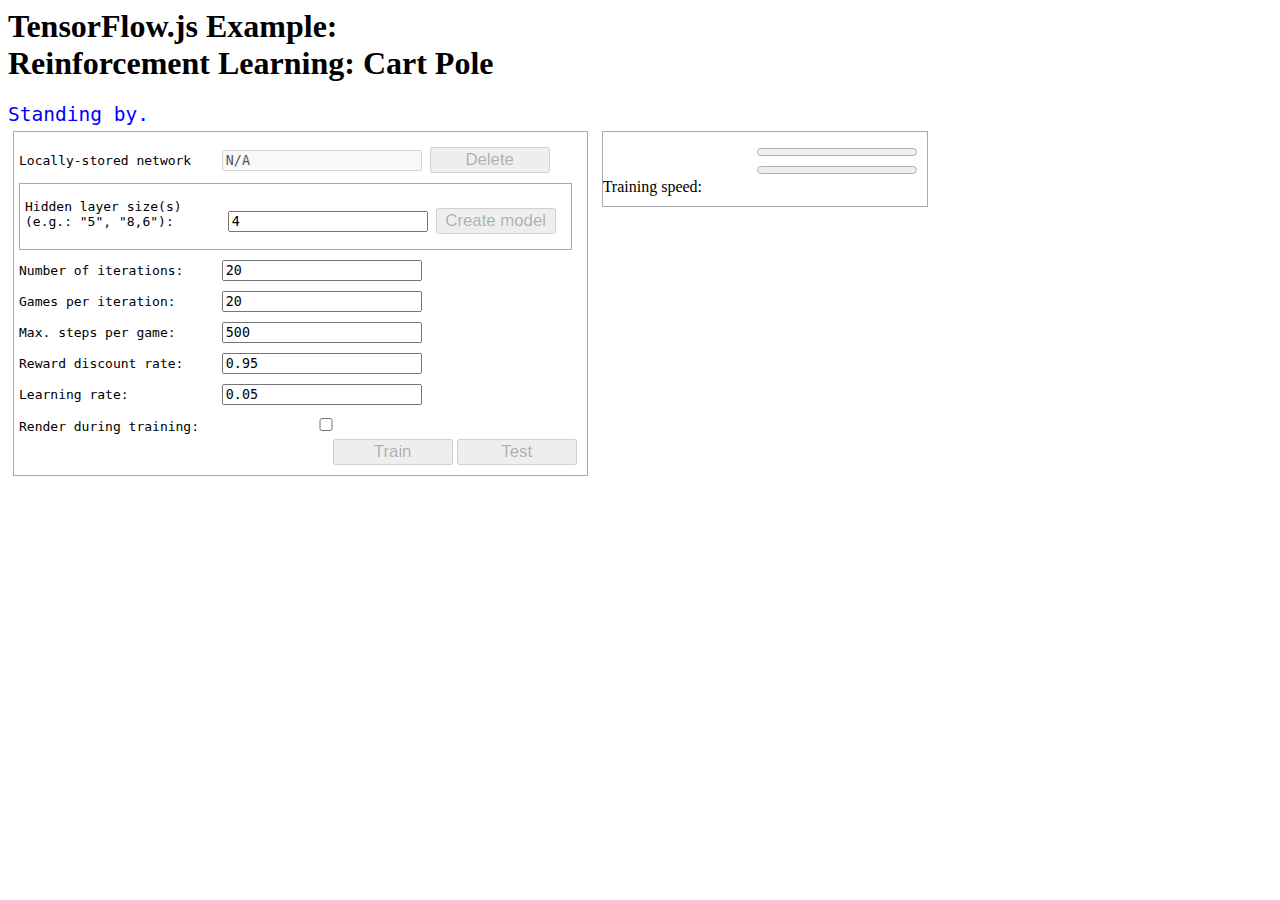
<file: cart-pole/index.html>
<!--
Copyright 2018 Google LLC. All Rights Reserved.

Licensed under the Apache License, Version 2.0 (the "License");
you may not use this file except in compliance with the License.
You may obtain a copy of the License at

http://www.apache.org/licenses/LICENSE-2.0

Unless required by applicable law or agreed to in writing, software
distributed under the License is distributed on an "AS IS" BASIS,
WITHOUT WARRANTIES OR CONDITIONS OF ANY KIND, either express or implied.
See the License for the specific language governing permissions and
limitations under the License.
==============================================================================
-->

<html>
  <head>
    <link rel="stylesheet" href="https://code.getmdl.io/1.3.0/material.cyan-teal.min.css" />
  </head>

  <body>

  <style>
    #app-status {
      color: blue;
      font-family: monospace;
      font-size: 150%;
      padding-bottom: 1em;
    }
    #cart-pole-canvas {
      display: none;
    }
    button {
      font-size: 105%;
      min-width: 120px;
    }
    input {
      font-family: monospace;
      width: 200px;
    }
    .input-div {
      padding: 5px;
      font-family: monospace;
    }
    .input-label {
      display: inline-block;
      width: 15em;
    }
    .canvases {
      display: inline-block;
    }
    .horizontal-sections {
      display: inline-block;
      padding-left: 0px;
      padding-right: 10px;
      padding-top: 10px;
      padding-bottom: 10px;
      margin: 5px;
      vertical-align: top;
      border: 1px #AAA solid;
    }
    .status-span {
      display: inline-block;
      width: 150px;
    }
    .buttons-section {
      float: right;
    }
    input :disabled {
      background-color: #AAA,
    }
  </style>

  <body>
    <h1>TensorFlow.js Example:<br/>Reinforcement Learning: Cart Pole </h1>

    <div>
      <div>
        <span id="app-status">Standing by.</span>
      </div>

      <div>
        <canvas id="cart-pole-canvas" height="150px" width="500px"></canvas>
      </div>

      <div>
        <div class="horizontal-sections">
          <div class="input-div">
            <span class="input-label">Locally-stored network</span>
            <input id="stored-model-status" value="N/A" disabled="true" readonly="true"></input>
            <button id="delete-stored-model" disabled="true">Delete</button>
          </div>

          <div class="horizontal-sections">
            <div class="input-div">
              <span class="input-label">Hidden layer size(s) (e.g.: "5", "8,6"):</span>
              <input id="hidden-layer-sizes" value="4"></input>
              <button id="create-model" disabled="true">Create model</button>
            </div>
          </div>

          <div class="input-div">
            <span class="input-label">Number of iterations:</span>
            <input id="num-iterations" value="20"></input>
          </div>
          <div class="input-div">
            <span class="input-label">Games per iteration:</span>
            <input id="games-per-iteration" value="20"></input>
          </div>
          <div class="input-div">
            <span class="input-label">Max. steps per game:</span>
            <input id="max-steps-per-game" value="500"></input>
          </div>
          <div class="input-div">
            <span class="input-label">Reward discount rate:</span>
            <input id="discount-rate" value="0.95"></input>
          </div>
          <div class="input-div">
            <span class="input-label">Learning rate:</span>
            <input id="learning-rate" value="0.05"></input>
          </div>
          <div class="input-div">
            <span class="input-label">Render during training:</span>
            <input type="checkbox" id="render-during-training" />
          </div>
          <div class="buttons-section">
            <button id="train" disabled="true">Train</button>
            <button id="test" disabled="true">Test</button>
          </div>
        </div>

        <div class="horizontal-sections">
          <div>
            <span id="iteration-status" class="status-span"></span>
            <progress value="0" max="100" id="iteration-progress"></progress>
          </div>
          <div>
            <span id="train-status" class="status-span"></span>
            <progress value="0" max="100" id="train-progress"></progress>
          </div>
          <div>
            <span class="status-span">Training speed:</span>
            <span id="train-speed" class="status-span"></span>
          </div>
          <div class="canvases" id="steps-canvas"></div>
        </div>
      </div>
    </div>

    <script src="index.js"></script>
  </body>
</html>
</file>
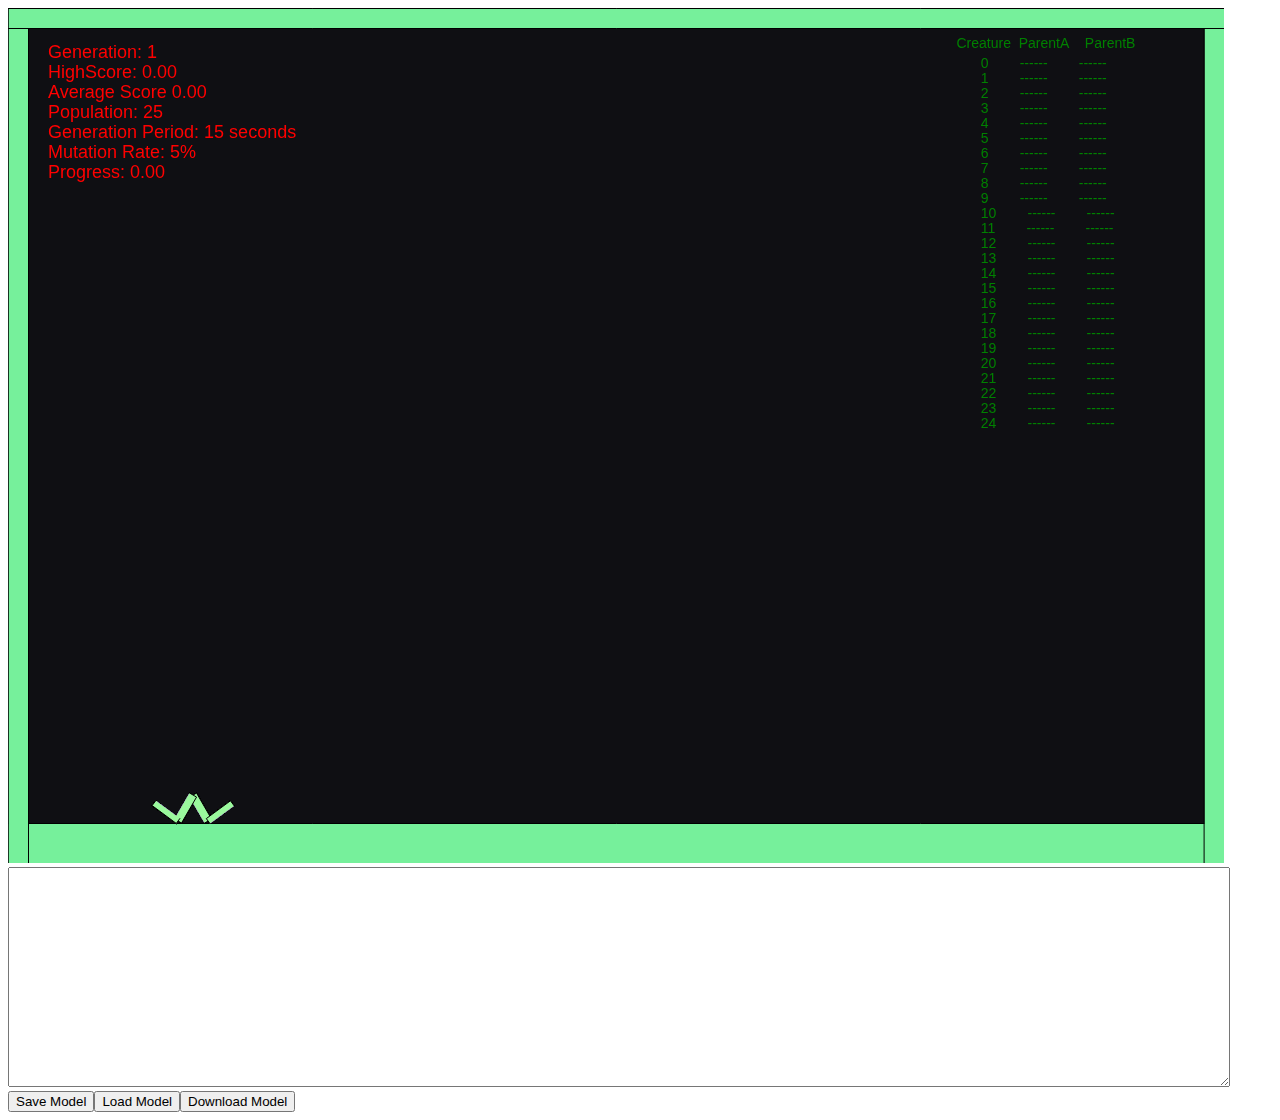
<file: evolution-simulator/index.html>
<!DOCTYPE html>
<html>
<head>
	<meta charset="UTF-8">
	<meta http-equiv="X-UA-Compatible" content="IE=edge">
	<meta name="viewport" content="width=device-width, initial-scale=1">

	<title>Evolution Simulator</title>

	<!-- Libraries -->
	<script src="lib/tf.js"></script>
	<script src="lib/p5.js"></script>
	<script src="lib/p5.dom.min.js"></script>
	<script src="lib/matter.js"></script>

	<!-- NeuroEvolution -->
	<script src="NeuroEvolution/nn.js"></script>
	<script src="NeuroEvolution/ga.js"></script>

	<!-- Creature Models -->
	<script src="Models/person.js"></script>

	<!-- Environments -->
	<script src="Environments/simple-boundary.js"></script>

	<!-- Main Module -->
	<script src="sketch.js"></script>
<body>
</body>
</html>
</file>
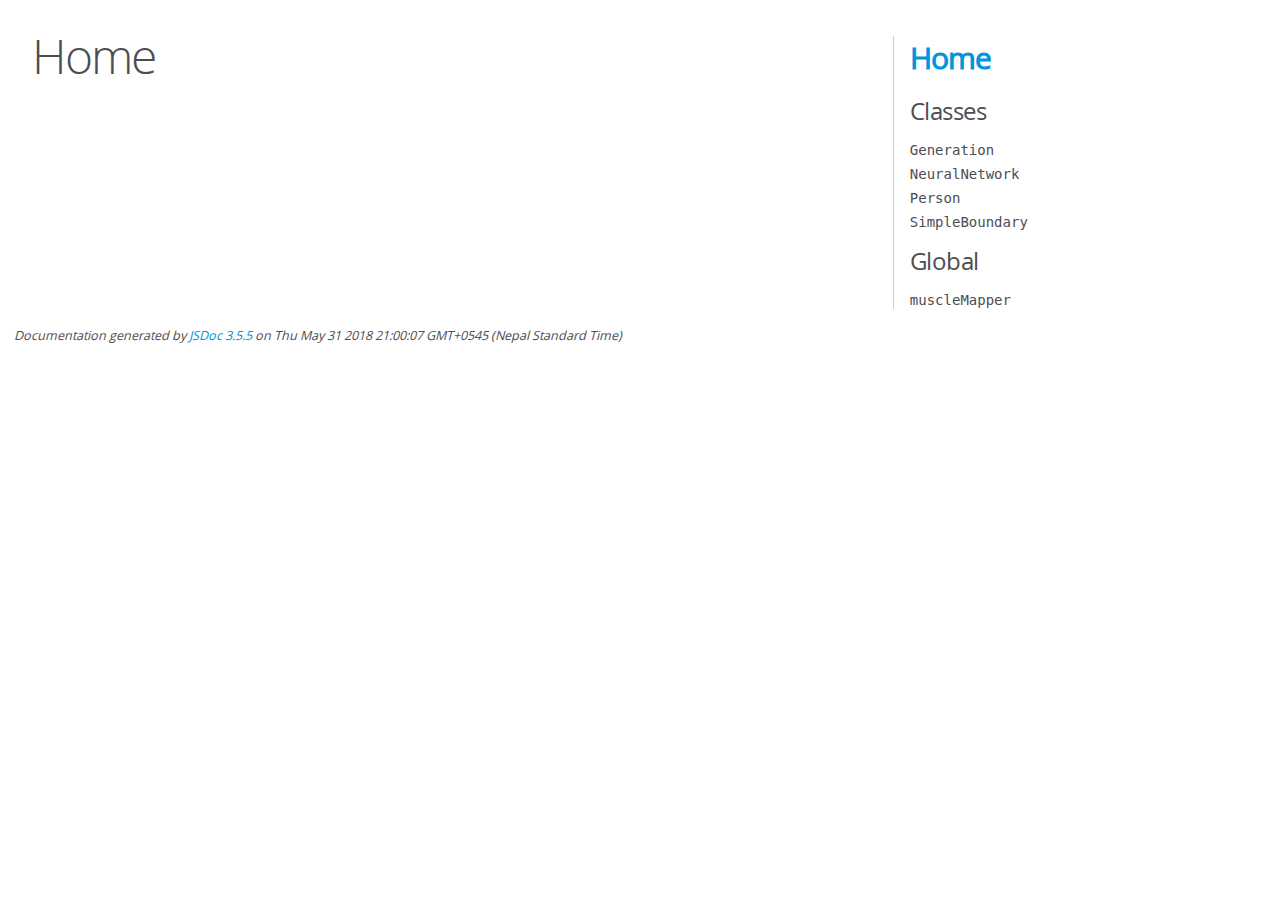
<file: evolution-simulator/Docs/index.html>
<!DOCTYPE html>
<html lang="en">
<head>
    <meta charset="utf-8">
    <title>JSDoc: Home</title>

    <script src="scripts/prettify/prettify.js"> </script>
    <script src="scripts/prettify/lang-css.js"> </script>
    <!--[if lt IE 9]>
      <script src="//html5shiv.googlecode.com/svn/trunk/html5.js"></script>
    <![endif]-->
    <link type="text/css" rel="stylesheet" href="styles/prettify-tomorrow.css">
    <link type="text/css" rel="stylesheet" href="styles/jsdoc-default.css">
</head>

<body>

<div id="main">

    <h1 class="page-title">Home</h1>

    



    


    <h3> </h3>










    









</div>

<nav>
    <h2><a href="index.html">Home</a></h2><h3>Classes</h3><ul><li><a href="Generation.html">Generation</a></li><li><a href="NeuralNetwork.html">NeuralNetwork</a></li><li><a href="Person.html">Person</a></li><li><a href="SimpleBoundary.html">SimpleBoundary</a></li></ul><h3>Global</h3><ul><li><a href="global.html#muscleMapper">muscleMapper</a></li></ul>
</nav>

<br class="clear">

<footer>
    Documentation generated by <a href="https://github.com/jsdoc3/jsdoc">JSDoc 3.5.5</a> on Thu May 31 2018 21:00:07 GMT+0545 (Nepal Standard Time)
</footer>

<script> prettyPrint(); </script>
<script src="scripts/linenumber.js"> </script>
</body>
</html>
</file>
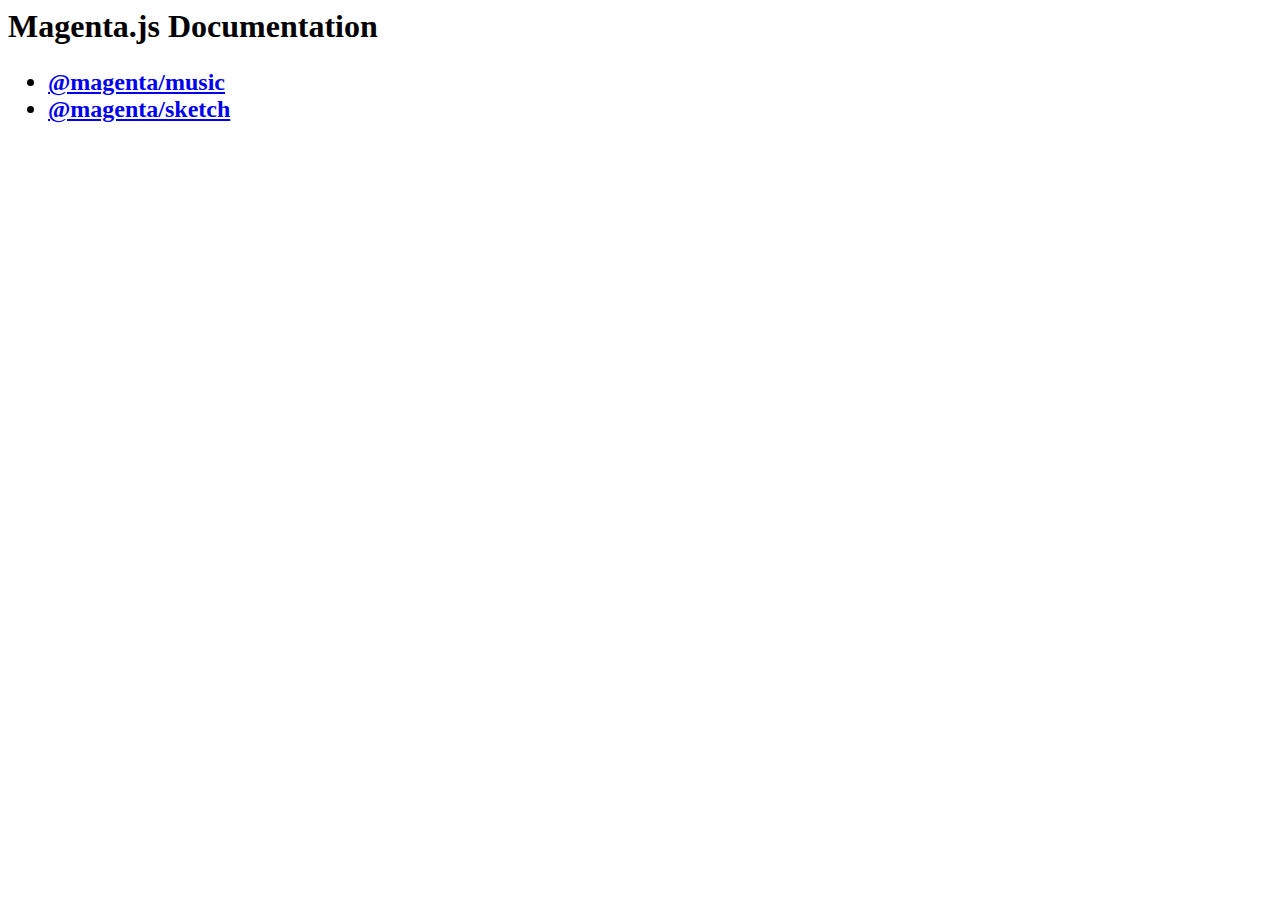
<file: sketch-generator/docs/index.html>
<!-- Copyright 2018 Google Inc. All Rights Reserved.
Licensed under the Apache License, Version 2.0 (the "License");
you may not use this file except in compliance with the License.
You may obtain a copy of the License at
    http://www.apache.org/licenses/LICENSE-2.0
Unless required by applicable law or agreed to in writing, software
distributed under the License is distributed on an "AS IS" BASIS,
WITHOUT WARRANTIES OR CONDITIONS OF ANY KIND, either express or implied.
See the License for the specific language governing permissions and
limitations under the License.
==============================================================================-->
<html>
<head>
  <title>Magenta.js Documentation</title>
</head>
<body>
  <h1>Magenta.js Documentation</h1>
  <h2><ul>
    <li><a href="music/index.html">@magenta/music</a></li>
    <li><a href="sketch/index.html">@magenta/sketch</a></li>
  </ul></h2>
</body>
</file>
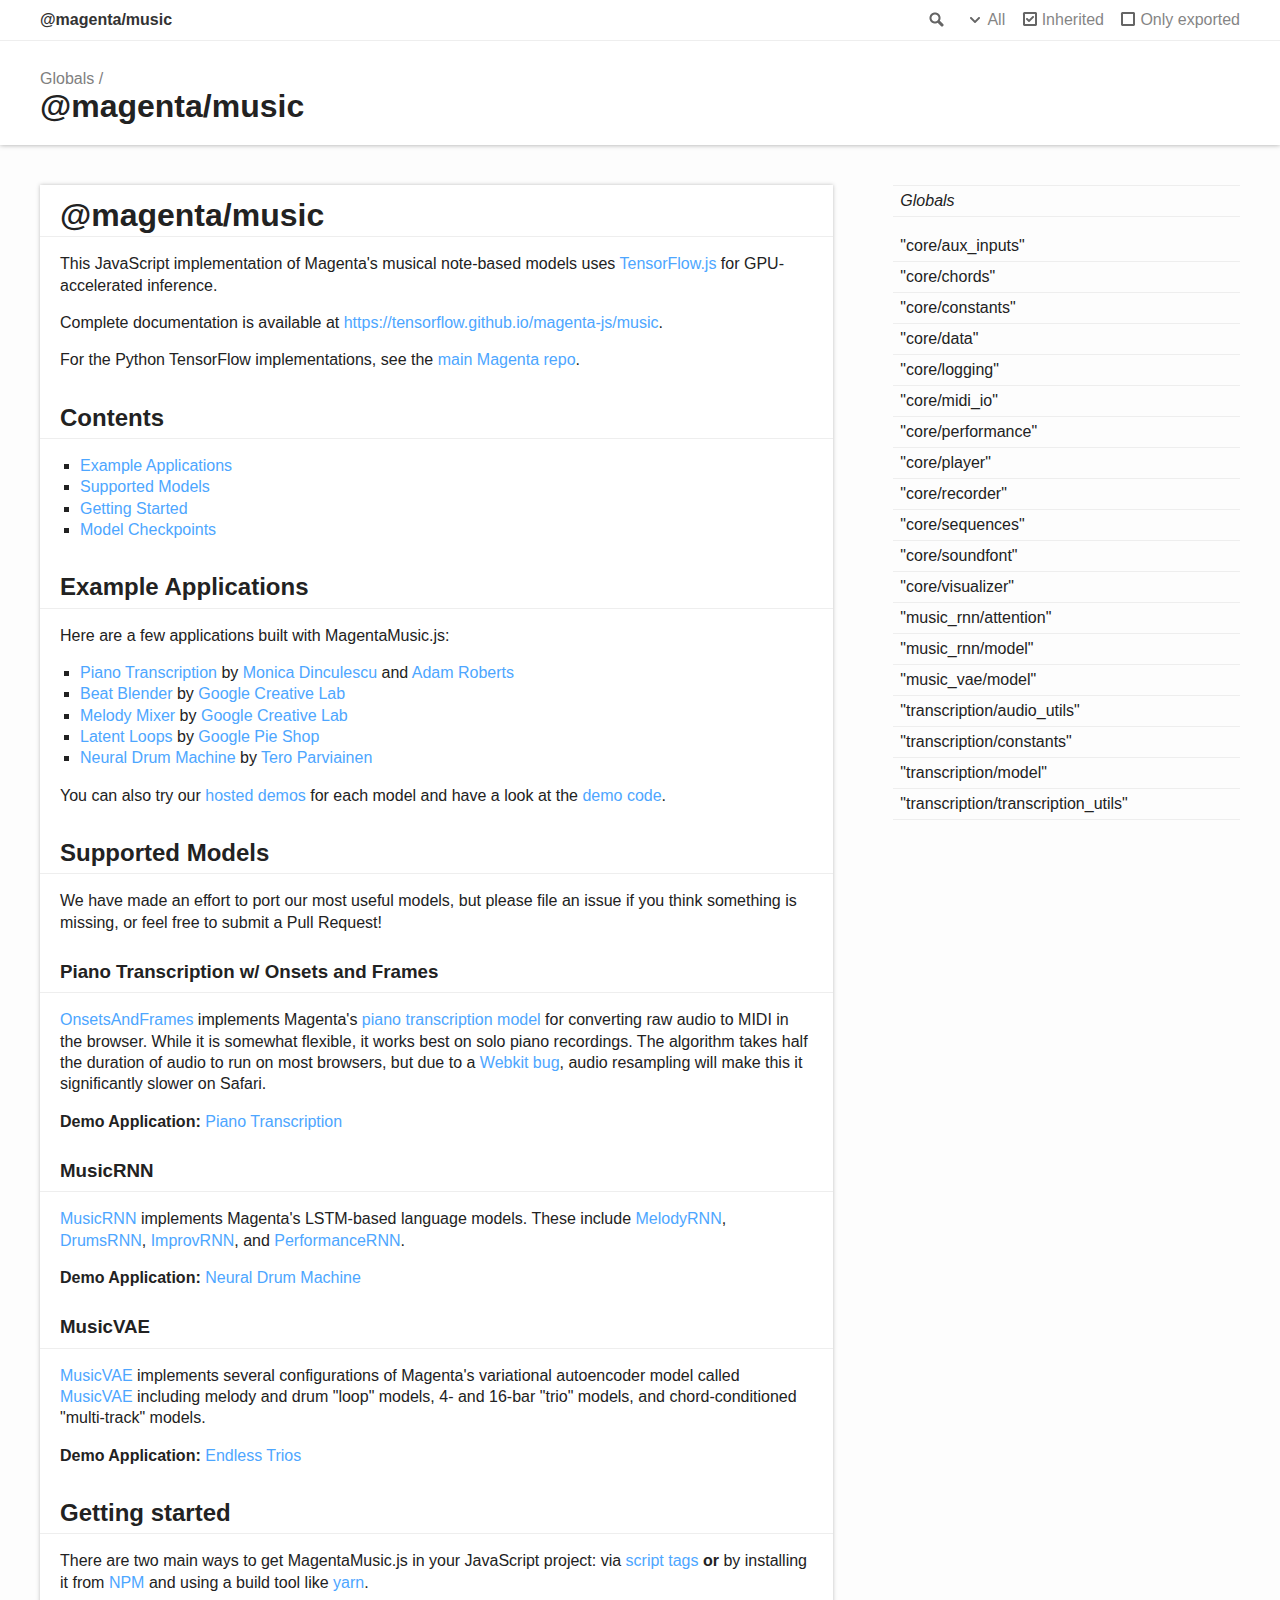
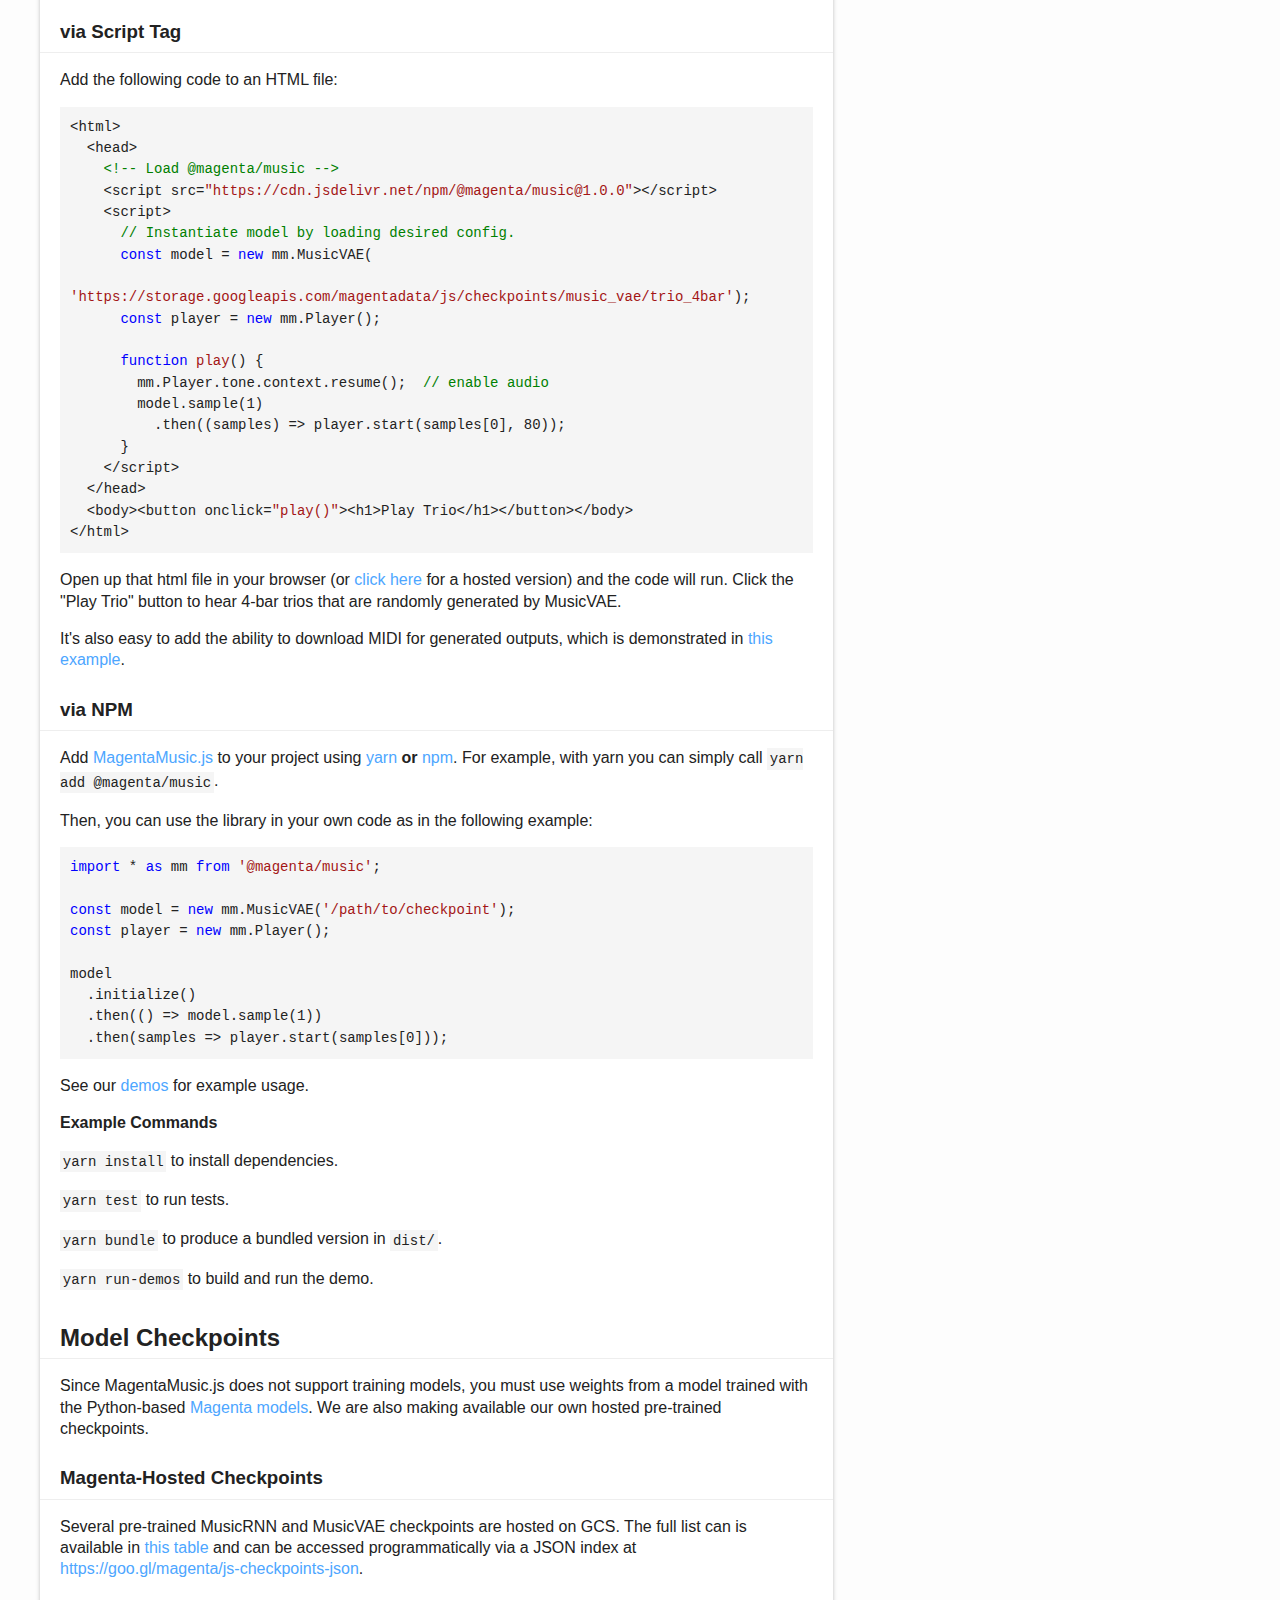
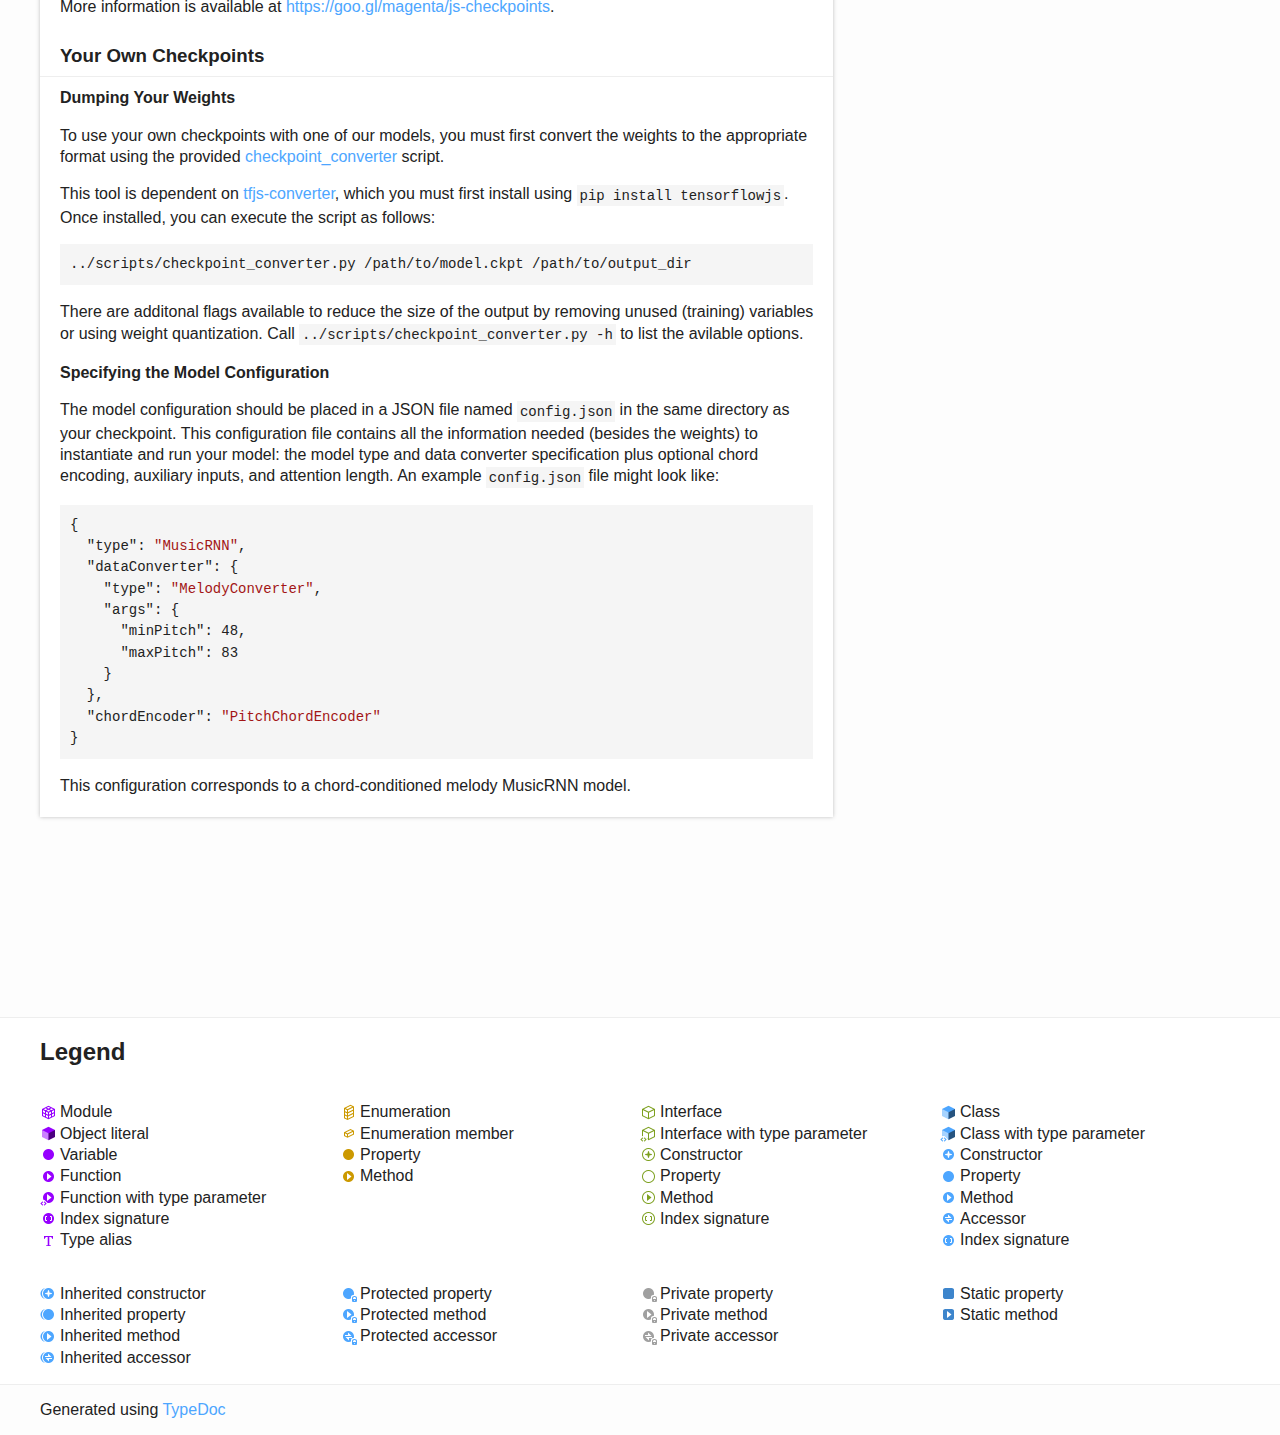
<file: sketch-generator/docs/music/index.html>
<!doctype html>
<html class="default no-js">
<head>
	<meta charset="utf-8">
	<meta http-equiv="X-UA-Compatible" content="IE=edge">
	<title>@magenta/music</title>
	<meta name="description" content="">
	<meta name="viewport" content="width=device-width, initial-scale=1">
	<link rel="stylesheet" href="assets/css/main.css">
</head>
<body>
<header>
	<div class="tsd-page-toolbar">
		<div class="container">
			<div class="table-wrap">
				<div class="table-cell" id="tsd-search" data-index="assets/js/search.js" data-base=".">
					<div class="field">
						<label for="tsd-search-field" class="tsd-widget search no-caption">Search</label>
						<input id="tsd-search-field" type="text" />
					</div>
					<ul class="results">
						<li class="state loading">Preparing search index...</li>
						<li class="state failure">The search index is not available</li>
					</ul>
					<a href="index.html" class="title">@magenta/music</a>
				</div>
				<div class="table-cell" id="tsd-widgets">
					<div id="tsd-filter">
						<a href="#" class="tsd-widget options no-caption" data-toggle="options">Options</a>
						<div class="tsd-filter-group">
							<div class="tsd-select" id="tsd-filter-visibility">
								<span class="tsd-select-label">All</span>
								<ul class="tsd-select-list">
									<li data-value="public">Public</li>
									<li data-value="protected">Public/Protected</li>
									<li data-value="private" class="selected">All</li>
								</ul>
							</div>
							<input type="checkbox" id="tsd-filter-inherited" checked />
							<label class="tsd-widget" for="tsd-filter-inherited">Inherited</label>
							<input type="checkbox" id="tsd-filter-only-exported" />
							<label class="tsd-widget" for="tsd-filter-only-exported">Only exported</label>
						</div>
					</div>
					<a href="#" class="tsd-widget menu no-caption" data-toggle="menu">Menu</a>
				</div>
			</div>
		</div>
	</div>
	<div class="tsd-page-title">
		<div class="container">
			<ul class="tsd-breadcrumb">
				<li>
					<a href="globals.html">Globals</a>
				</li>
			</ul>
			<h1> @magenta/music</h1>
		</div>
	</div>
</header>
<div class="container container-main">
	<div class="row">
		<div class="col-8 col-content">
			<div class="tsd-panel tsd-typography">
				<h1 id="-magenta-music">@magenta/music</h1>
				<p>This JavaScript implementation of Magenta&#39;s musical note-based models uses <a href="https://js.tensorflow.org">TensorFlow.js</a> for GPU-accelerated inference.</p>
				<p>Complete documentation is available at <a href="https://tensorflow.github.io/magenta-js/music">https://tensorflow.github.io/magenta-js/music</a>.</p>
				<p>For the Python TensorFlow implementations, see the <a href="https://github.com/tensorflow/magenta">main Magenta repo</a>.</p>
				<h2 id="contents">Contents</h2>
				<ul>
					<li><a href="#example-applications">Example Applications</a></li>
					<li><a href="#supported-models">Supported Models</a></li>
					<li><a href="#getting-started">Getting Started</a></li>
					<li><a href="#model-checkpoints">Model Checkpoints</a></li>
				</ul>
				<h2 id="example-applications">Example Applications</h2>
				<p>Here are a few applications built with MagentaMusic.js:</p>
				<ul>
					<li><a href="https://piano-transcription.glitch.me">Piano Transcription</a> by <a href="https://github.com/notwaldorf">Monica Dinculescu</a> and <a href="https://github.com/adarob">Adam Roberts</a></li>
					<li><a href="https://g.co/beatblender">Beat Blender</a> by <a href="https://github.com/googlecreativelab">Google Creative Lab</a></li>
					<li><a href="https://g.co/melodymixer">Melody Mixer</a> by <a href="https://github.com/googlecreativelab">Google Creative Lab</a></li>
					<li><a href="https://goo.gl/magenta/latent-loops">Latent Loops</a> by <a href="https://github.com/teampieshop">Google Pie Shop</a></li>
					<li><a href="https://goo.gl/magenta/neuraldrum">Neural Drum Machine</a> by <a href="https://github.com/teropa">Tero Parviainen</a></li>
				</ul>
				<p>You can also try our <a href="https://tensorflow.github.io/magenta-js/music/demos">hosted demos</a> for each model and have a look at the <a href="./demos">demo code</a>.</p>
				<h2 id="supported-models">Supported Models</h2>
				<p>We have made an effort to port our most useful models, but please file an issue if you think something is
				missing, or feel free to submit a Pull Request!</p>
				<h3 id="piano-transcription-w-onsets-and-frames">Piano Transcription w/ Onsets and Frames</h3>
				<p><a href="https://tensorflow.github.io/magenta-js/music/classes/_transcription_model._onsetsandframes.html">OnsetsAndFrames</a> implements Magenta&#39;s <a href="g.co/magenta/onsets-frames">piano transcription model</a> for converting raw audio to MIDI in the browser. While it is somewhat flexible, it works best on solo piano recordings. The algorithm takes half the duration of audio to run on most browsers, but due to a <a href="https://github.com/WebKit/webkit/blob/4a4870b75b95a836b516163d45a5cbd6f5222562/Source/WebCore/Modules/webaudio/AudioContext.cpp#L109">Webkit bug</a>, audio resampling will make this it significantly slower on Safari.</p>
				<p><strong>Demo Application:</strong> <a href="https://piano-transcription.glitch.me">Piano Transcription</a></p>
				<h3 id="musicrnn">MusicRNN</h3>
				<p><a href="https://tensorflow.github.io/magenta-js/music/classes/_music_rnn_model_.musicrnn.html">MusicRNN</a> implements Magenta&#39;s LSTM-based language models. These include <a href="https://github.com/tensorflow/magenta/tree/master/magenta/models/melody_rnn">MelodyRNN</a>, <a href="https://github.com/tensorflow/magenta/tree/master/magenta/models/drums_rnn">DrumsRNN</a>, <a href="https://github.com/tensorflow/magenta/tree/master/magenta/models/improv_rnn">ImprovRNN</a>, and <a href="https://github.com/tensorflow/magenta/tree/master/magenta/models/performance_rnn">PerformanceRNN</a>.</p>
				<p><strong>Demo Application:</strong> <a href="https://goo.gl/magenta/neuraldrum">Neural Drum Machine</a></p>
				<h3 id="musicvae">MusicVAE</h3>
				<p><a href="https://tensorflow.github.io/magenta-js/music/classes/_music_vae_model_.musicvae.html">MusicVAE</a> implements several configurations of Magenta&#39;s variational autoencoder model called <a href="https://g.co/magenta/musicvae">MusicVAE</a> including melody and drum &quot;loop&quot; models, 4- and 16-bar &quot;trio&quot; models, and chord-conditioned &quot;multi-track&quot; models.</p>
				<p><strong>Demo Application:</strong> <a href="https://goo.gl/magenta/endless-trios">Endless Trios</a></p>
				<h2 id="getting-started">Getting started</h2>
				<p>There are two main ways to get MagentaMusic.js in your JavaScript project:
					via <a href="https://developer.mozilla.org/en-US/docs/Learn/HTML/Howto/Use_JavaScript_within_a_webpage">script tags</a> <strong>or</strong> by installing it from <a href="https://www.npmjs.com/">NPM</a>
				and using a build tool like <a href="https://yarnpkg.com/en/">yarn</a>.</p>
				<h3 id="via-script-tag">via Script Tag</h3>
				<p>Add the following code to an HTML file:</p>
				<pre><code class="lang-html"><span class="hljs-tag">&lt;<span class="hljs-name">html</span>&gt;</span>
  <span class="hljs-tag">&lt;<span class="hljs-name">head</span>&gt;</span>
    <span class="hljs-comment">&lt;!-- Load @magenta/music --&gt;</span>
    <span class="hljs-tag">&lt;<span class="hljs-name">script</span> <span class="hljs-attr">src</span>=<span class="hljs-string">"https://cdn.jsdelivr.net/npm/@magenta/music@1.0.0"</span>&gt;</span><span class="undefined"></span><span class="hljs-tag">&lt;/<span class="hljs-name">script</span>&gt;</span>
    <span class="hljs-tag">&lt;<span class="hljs-name">script</span>&gt;</span><span class="javascript">
      <span class="hljs-comment">// Instantiate model by loading desired config.</span>
      <span class="hljs-keyword">const</span> model = <span class="hljs-keyword">new</span> mm.MusicVAE(
        <span class="hljs-string">'https://storage.googleapis.com/magentadata/js/checkpoints/music_vae/trio_4bar'</span>);
      <span class="hljs-keyword">const</span> player = <span class="hljs-keyword">new</span> mm.Player();

      <span class="hljs-function"><span class="hljs-keyword">function</span> <span class="hljs-title">play</span>(<span class="hljs-params"></span>) </span>{
        mm.Player.tone.context.resume();  <span class="hljs-comment">// enable audio</span>
        model.sample(<span class="hljs-number">1</span>)
          .then(<span class="hljs-function">(<span class="hljs-params">samples</span>) =&gt;</span> player.start(samples[<span class="hljs-number">0</span>], <span class="hljs-number">80</span>));
      }
    </span><span class="hljs-tag">&lt;/<span class="hljs-name">script</span>&gt;</span>
  <span class="hljs-tag">&lt;/<span class="hljs-name">head</span>&gt;</span>
  <span class="hljs-tag">&lt;<span class="hljs-name">body</span>&gt;</span><span class="hljs-tag">&lt;<span class="hljs-name">button</span> <span class="hljs-attr">onclick</span>=<span class="hljs-string">"play()"</span>&gt;</span><span class="hljs-tag">&lt;<span class="hljs-name">h1</span>&gt;</span>Play Trio<span class="hljs-tag">&lt;/<span class="hljs-name">h1</span>&gt;</span><span class="hljs-tag">&lt;/<span class="hljs-name">button</span>&gt;</span><span class="hljs-tag">&lt;/<span class="hljs-name">body</span>&gt;</span>
<span class="hljs-tag">&lt;/<span class="hljs-name">html</span>&gt;</span>
</code></pre>
				<p>Open up that html file in your browser (or <a href="https://goo.gl/magenta/simpletrio">click here</a> for a hosted version)
				and the code will run. Click the &quot;Play Trio&quot; button to hear 4-bar trios that are randomly generated by MusicVAE.</p>
				<p>It&#39;s also easy to add the ability to download MIDI for generated outputs, which is demonstrated in <a href="https://goo.gl/magenta/simpletriodl">this example</a>.</p>
				<h3 id="via-npm">via NPM</h3>
				<p>Add <a href="https://www.npmjs.com/package/@magenta/music">MagentaMusic.js</a> to your project using <a href="https://yarnpkg.com/en/">yarn</a> <strong>or</strong> <a href="https://docs.npmjs.com/cli/npm">npm</a>.
				For example, with yarn you can simply call <code>yarn add @magenta/music</code>.</p>
				<p>Then, you can use the library in your own code as in the following example:</p>
				<pre><code class="lang-js"><span class="hljs-keyword">import</span> * <span class="hljs-keyword">as</span> mm <span class="hljs-keyword">from</span> <span class="hljs-string">'@magenta/music'</span>;

<span class="hljs-keyword">const</span> model = <span class="hljs-keyword">new</span> mm.MusicVAE(<span class="hljs-string">'/path/to/checkpoint'</span>);
<span class="hljs-keyword">const</span> player = <span class="hljs-keyword">new</span> mm.Player();

model
  .initialize()
  .then(<span class="hljs-function"><span class="hljs-params">()</span> =&gt;</span> model.sample(<span class="hljs-number">1</span>))
  .then(<span class="hljs-function"><span class="hljs-params">samples</span> =&gt;</span> player.start(samples[<span class="hljs-number">0</span>]));
</code></pre>
				<p>See our <a href="./demos">demos</a> for example usage.</p>
				<h4 id="example-commands">Example Commands</h4>
				<p><code>yarn install</code> to install dependencies.</p>
				<p><code>yarn test</code> to run tests.</p>
				<p><code>yarn bundle</code> to produce a bundled version in <code>dist/</code>.</p>
				<p><code>yarn run-demos</code> to build and run the demo.</p>
				<h2 id="model-checkpoints">Model Checkpoints</h2>
				<p>Since MagentaMusic.js does not support training models, you must use weights from a model trained with the Python-based <a href="https://github.com/tensorflow/magenta/tree/master/magenta/models">Magenta models</a>. We are also making available our own hosted pre-trained checkpoints.</p>
				<h3 id="magenta-hosted-checkpoints">Magenta-Hosted Checkpoints</h3>
				<p>Several pre-trained MusicRNN and MusicVAE checkpoints are hosted on GCS. The full list can is available in <a href="checkpoints/README.md#table">this table</a> and can be accessed programmatically via a JSON index at <a href="https://goo.gl/magenta/js-checkpoints-json">https://goo.gl/magenta/js-checkpoints-json</a>.</p>
				<p>More information is available at <a href="https://goo.gl/magenta/js-checkpoints">https://goo.gl/magenta/js-checkpoints</a>.</p>
				<h3 id="your-own-checkpoints">Your Own Checkpoints</h3>
				<h4 id="dumping-your-weights">Dumping Your Weights</h4>
				<p>To use your own checkpoints with one of our models, you must first convert the weights to the appropriate format using the provided <a href="../scripts/checkpoint_converter.py">checkpoint_converter</a> script.</p>
				<p>This tool is dependent on <a href="https://github.com/tensorflow/tfjs-converter">tfjs-converter</a>, which you must first install using <code>pip install tensorflowjs</code>. Once installed, you can execute the script as follows:</p>
				<pre><code class="lang-bash">../scripts/checkpoint_converter.py /path/to/model.ckpt /path/to/output_dir
</code></pre>
				<p>There are additonal flags available to reduce the size of the output by removing unused (training) variables or using weight quantization. Call <code>../scripts/checkpoint_converter.py -h</code> to list the avilable options.</p>
				<h4 id="specifying-the-model-configuration">Specifying the Model Configuration</h4>
				<p>The model configuration should be placed in a JSON file named <code>config.json</code> in the same directory as your checkpoint. This configuration file contains all the information needed (besides the weights) to instantiate and run your model: the model type and data converter specification plus optional chord encoding, auxiliary inputs, and attention length. An example <code>config.json</code> file might look like:</p>
				<pre><code class="lang-json">{
  <span class="hljs-attr">"type"</span>: <span class="hljs-string">"MusicRNN"</span>,
  <span class="hljs-attr">"dataConverter"</span>: {
    <span class="hljs-attr">"type"</span>: <span class="hljs-string">"MelodyConverter"</span>,
    <span class="hljs-attr">"args"</span>: {
      <span class="hljs-attr">"minPitch"</span>: <span class="hljs-number">48</span>,
      <span class="hljs-attr">"maxPitch"</span>: <span class="hljs-number">83</span>
    }
  },
  <span class="hljs-attr">"chordEncoder"</span>: <span class="hljs-string">"PitchChordEncoder"</span>
}
</code></pre>
				<p>This configuration corresponds to a chord-conditioned melody MusicRNN model.</p>
				<!-- links -->
			</div>
		</div>
		<div class="col-4 col-menu menu-sticky-wrap menu-highlight">
			<nav class="tsd-navigation primary">
				<ul>
					<li class="globals  ">
						<a href="globals.html"><em>Globals</em></a>
					</li>
					<li class=" tsd-kind-external-module">
						<a href="modules/_core_aux_inputs_.html">"core/aux_<wbr>inputs"</a>
					</li>
					<li class=" tsd-kind-external-module">
						<a href="modules/_core_chords_.html">"core/chords"</a>
					</li>
					<li class=" tsd-kind-external-module">
						<a href="modules/_core_constants_.html">"core/constants"</a>
					</li>
					<li class=" tsd-kind-external-module">
						<a href="modules/_core_data_.html">"core/data"</a>
					</li>
					<li class=" tsd-kind-external-module">
						<a href="modules/_core_logging_.html">"core/logging"</a>
					</li>
					<li class=" tsd-kind-external-module">
						<a href="modules/_core_midi_io_.html">"core/midi_<wbr>io"</a>
					</li>
					<li class=" tsd-kind-external-module">
						<a href="modules/_core_performance_.html">"core/performance"</a>
					</li>
					<li class=" tsd-kind-external-module">
						<a href="modules/_core_player_.html">"core/player"</a>
					</li>
					<li class=" tsd-kind-external-module">
						<a href="modules/_core_recorder_.html">"core/recorder"</a>
					</li>
					<li class=" tsd-kind-external-module">
						<a href="modules/_core_sequences_.html">"core/sequences"</a>
					</li>
					<li class=" tsd-kind-external-module">
						<a href="modules/_core_soundfont_.html">"core/soundfont"</a>
					</li>
					<li class=" tsd-kind-external-module">
						<a href="modules/_core_visualizer_.html">"core/visualizer"</a>
					</li>
					<li class=" tsd-kind-external-module">
						<a href="modules/_music_rnn_attention_.html">"music_<wbr>rnn/attention"</a>
					</li>
					<li class=" tsd-kind-external-module">
						<a href="modules/_music_rnn_model_.html">"music_<wbr>rnn/model"</a>
					</li>
					<li class=" tsd-kind-external-module">
						<a href="modules/_music_vae_model_.html">"music_<wbr>vae/model"</a>
					</li>
					<li class=" tsd-kind-external-module">
						<a href="modules/_transcription_audio_utils_.html">"transcription/audio_<wbr>utils"</a>
					</li>
					<li class=" tsd-kind-external-module">
						<a href="modules/_transcription_constants_.html">"transcription/constants"</a>
					</li>
					<li class=" tsd-kind-external-module">
						<a href="modules/_transcription_model_.html">"transcription/model"</a>
					</li>
					<li class=" tsd-kind-external-module">
						<a href="modules/_transcription_transcription_utils_.html">"transcription/transcription_<wbr>utils"</a>
					</li>
				</ul>
			</nav>
			<nav class="tsd-navigation secondary menu-sticky">
				<ul class="before-current">
				</ul>
			</nav>
		</div>
	</div>
</div>
<footer class="with-border-bottom">
	<div class="container">
		<h2>Legend</h2>
		<div class="tsd-legend-group">
			<ul class="tsd-legend">
				<li class="tsd-kind-module"><span class="tsd-kind-icon">Module</span></li>
				<li class="tsd-kind-object-literal"><span class="tsd-kind-icon">Object literal</span></li>
				<li class="tsd-kind-variable"><span class="tsd-kind-icon">Variable</span></li>
				<li class="tsd-kind-function"><span class="tsd-kind-icon">Function</span></li>
				<li class="tsd-kind-function tsd-has-type-parameter"><span class="tsd-kind-icon">Function with type parameter</span></li>
				<li class="tsd-kind-index-signature"><span class="tsd-kind-icon">Index signature</span></li>
				<li class="tsd-kind-type-alias"><span class="tsd-kind-icon">Type alias</span></li>
			</ul>
			<ul class="tsd-legend">
				<li class="tsd-kind-enum"><span class="tsd-kind-icon">Enumeration</span></li>
				<li class="tsd-kind-enum-member"><span class="tsd-kind-icon">Enumeration member</span></li>
				<li class="tsd-kind-property tsd-parent-kind-enum"><span class="tsd-kind-icon">Property</span></li>
				<li class="tsd-kind-method tsd-parent-kind-enum"><span class="tsd-kind-icon">Method</span></li>
			</ul>
			<ul class="tsd-legend">
				<li class="tsd-kind-interface"><span class="tsd-kind-icon">Interface</span></li>
				<li class="tsd-kind-interface tsd-has-type-parameter"><span class="tsd-kind-icon">Interface with type parameter</span></li>
				<li class="tsd-kind-constructor tsd-parent-kind-interface"><span class="tsd-kind-icon">Constructor</span></li>
				<li class="tsd-kind-property tsd-parent-kind-interface"><span class="tsd-kind-icon">Property</span></li>
				<li class="tsd-kind-method tsd-parent-kind-interface"><span class="tsd-kind-icon">Method</span></li>
				<li class="tsd-kind-index-signature tsd-parent-kind-interface"><span class="tsd-kind-icon">Index signature</span></li>
			</ul>
			<ul class="tsd-legend">
				<li class="tsd-kind-class"><span class="tsd-kind-icon">Class</span></li>
				<li class="tsd-kind-class tsd-has-type-parameter"><span class="tsd-kind-icon">Class with type parameter</span></li>
				<li class="tsd-kind-constructor tsd-parent-kind-class"><span class="tsd-kind-icon">Constructor</span></li>
				<li class="tsd-kind-property tsd-parent-kind-class"><span class="tsd-kind-icon">Property</span></li>
				<li class="tsd-kind-method tsd-parent-kind-class"><span class="tsd-kind-icon">Method</span></li>
				<li class="tsd-kind-accessor tsd-parent-kind-class"><span class="tsd-kind-icon">Accessor</span></li>
				<li class="tsd-kind-index-signature tsd-parent-kind-class"><span class="tsd-kind-icon">Index signature</span></li>
			</ul>
			<ul class="tsd-legend">
				<li class="tsd-kind-constructor tsd-parent-kind-class tsd-is-inherited"><span class="tsd-kind-icon">Inherited constructor</span></li>
				<li class="tsd-kind-property tsd-parent-kind-class tsd-is-inherited"><span class="tsd-kind-icon">Inherited property</span></li>
				<li class="tsd-kind-method tsd-parent-kind-class tsd-is-inherited"><span class="tsd-kind-icon">Inherited method</span></li>
				<li class="tsd-kind-accessor tsd-parent-kind-class tsd-is-inherited"><span class="tsd-kind-icon">Inherited accessor</span></li>
			</ul>
			<ul class="tsd-legend">
				<li class="tsd-kind-property tsd-parent-kind-class tsd-is-protected"><span class="tsd-kind-icon">Protected property</span></li>
				<li class="tsd-kind-method tsd-parent-kind-class tsd-is-protected"><span class="tsd-kind-icon">Protected method</span></li>
				<li class="tsd-kind-accessor tsd-parent-kind-class tsd-is-protected"><span class="tsd-kind-icon">Protected accessor</span></li>
			</ul>
			<ul class="tsd-legend">
				<li class="tsd-kind-property tsd-parent-kind-class tsd-is-private"><span class="tsd-kind-icon">Private property</span></li>
				<li class="tsd-kind-method tsd-parent-kind-class tsd-is-private"><span class="tsd-kind-icon">Private method</span></li>
				<li class="tsd-kind-accessor tsd-parent-kind-class tsd-is-private"><span class="tsd-kind-icon">Private accessor</span></li>
			</ul>
			<ul class="tsd-legend">
				<li class="tsd-kind-property tsd-parent-kind-class tsd-is-static"><span class="tsd-kind-icon">Static property</span></li>
				<li class="tsd-kind-call-signature tsd-parent-kind-class tsd-is-static"><span class="tsd-kind-icon">Static method</span></li>
			</ul>
		</div>
	</div>
</footer>
<div class="container tsd-generator">
	<p>Generated using <a href="http://typedoc.org/" target="_blank">TypeDoc</a></p>
</div>
<div class="overlay"></div>
<script src="assets/js/main.js"></script>
<script>if (location.protocol == 'file:') document.write('<script src="assets/js/search.js"><' + '/script>');</script>
</body>
</html>
</file>
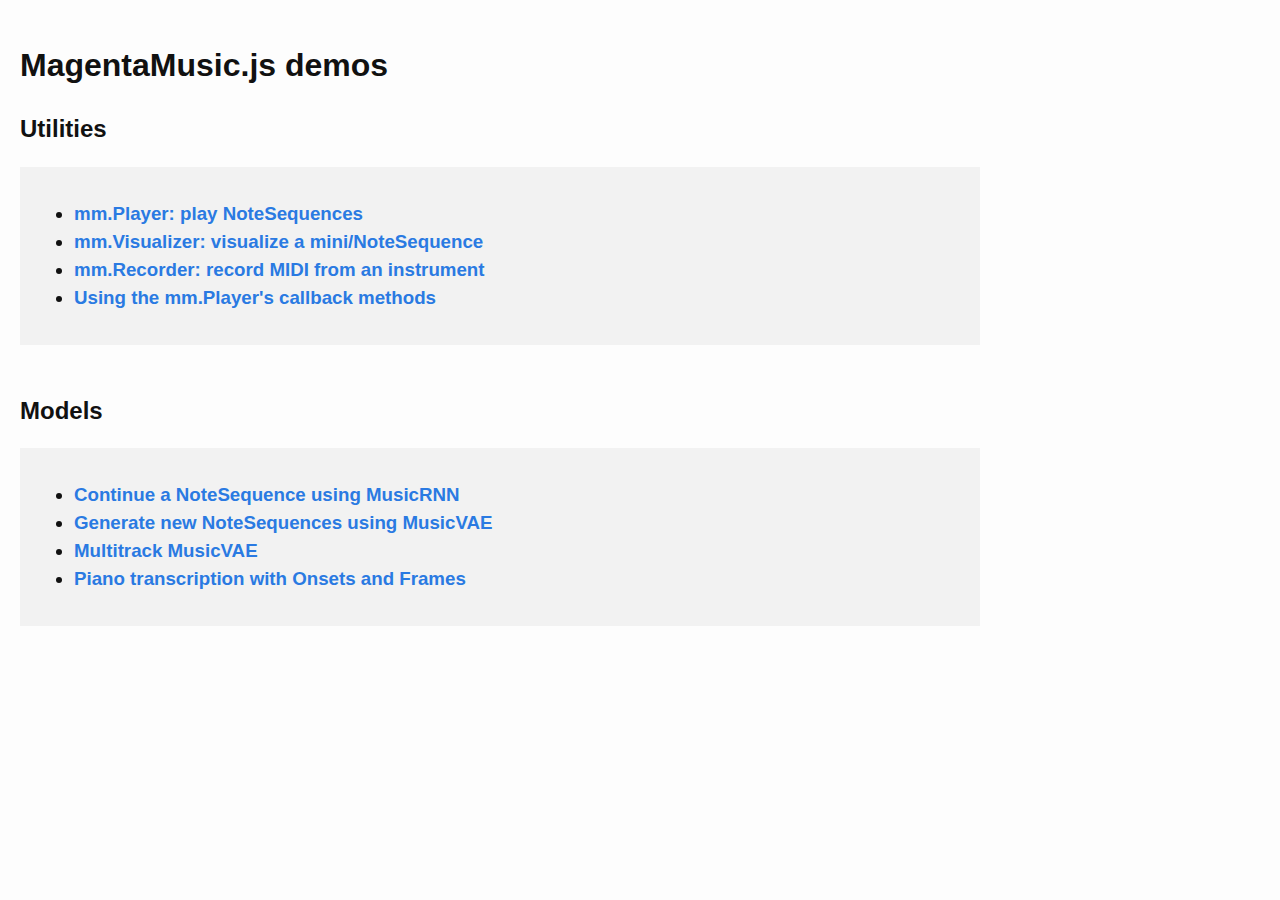
<file: sketch-generator/music/demos/index.html>
<!-- Copyright 2018 Google Inc. All Rights Reserved.
Licensed under the Apache License, Version 2.0 (the "License");
you may not use this file except in compliance with the License.
You may obtain a copy of the License at
    http://www.apache.org/licenses/LICENSE-2.0
Unless required by applicable law or agreed to in writing, software
distributed under the License is distributed on an "AS IS" BASIS,
WITHOUT WARRANTIES OR CONDITIONS OF ANY KIND, either express or implied.
See the License for the specific language governing permissions and
limitations under the License.
==============================================================================-->
<!DOCTYPE html>
<html>
<head>
  <meta charset="utf-8">
  <meta http-equiv="X-UA-Compatible" content="IE=edge,chrome=1">
  <meta name="viewport" content="width=device-width, minimum-scale=1.0, initial-scale=1, user-scalable=yes">
  <link rel="stylesheet" href="./style.css">
  <title>MagentaMusic.js demos</title>
</head>
<body>
  <h1>MagentaMusic.js demos</h1>

  <h2>Utilities</h2>
  <section>
    <h3>
      <ul>
        <li><a href="player.html">mm.Player: play NoteSequences</a></li>
        <li><a href="visualizer.html">mm.Visualizer: visualize a mini/NoteSequence</a></li>
        <li><a href="recorder.html">mm.Recorder: record MIDI from an instrument</a></li>
        <li><a href="callback_player.html">Using the mm.Player's callback methods</a></li>
      </ul>
    </h3>
  </section>

  <h2>Models</h2>
  <section>
    <h3>
      <ul>
        <li><a href="music_rnn.html">Continue a NoteSequence using MusicRNN</a></li>
        <li><a href="music_vae.html">Generate new NoteSequences using MusicVAE</a></li>
        <li><a href="multitrack.html">Multitrack MusicVAE</a></li>
        <li><a href="transcription.html">Piano transcription with Onsets and Frames</a></li>
      </ul>
    </h3>
  </section>
</body>
</file>
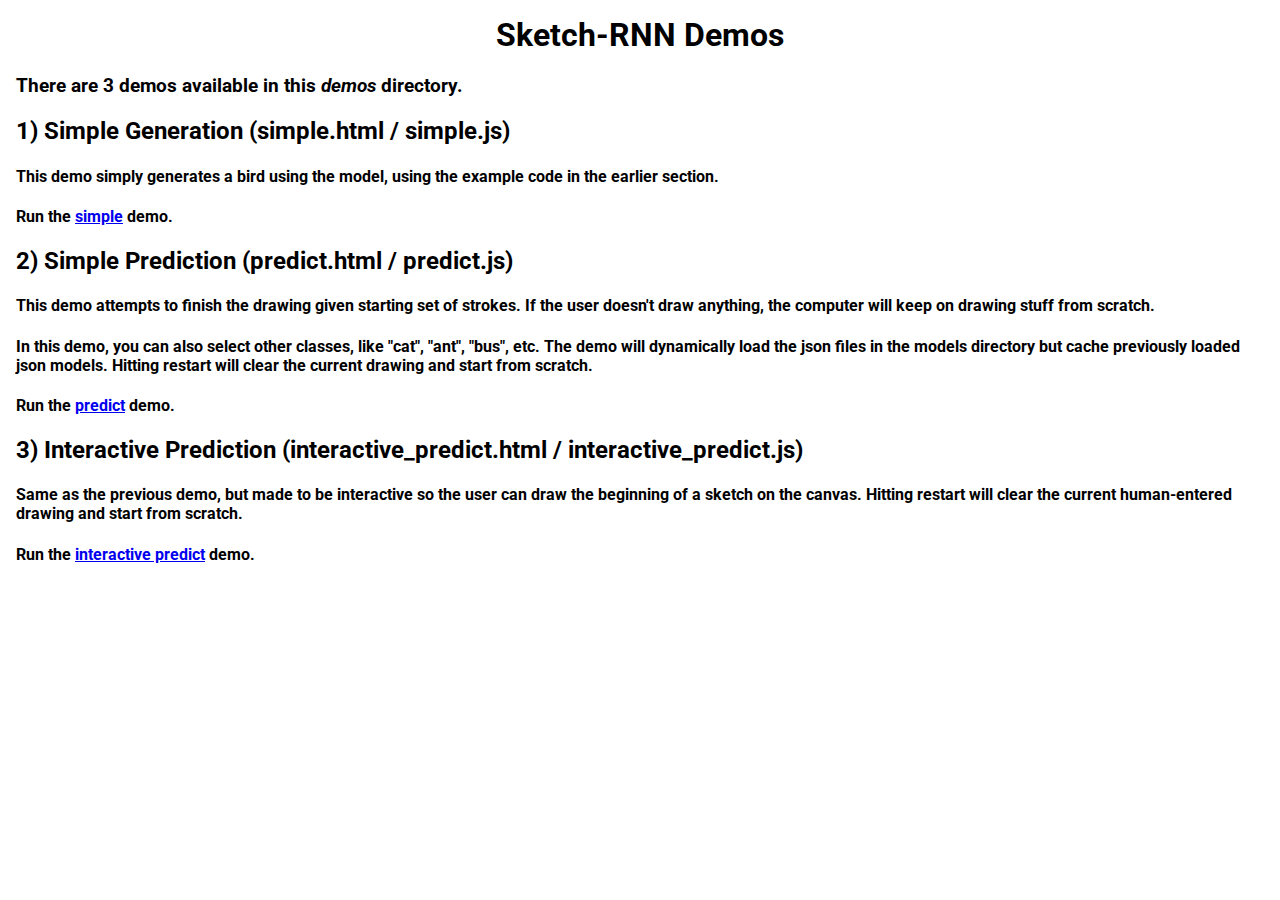
<file: sketch-generator/sketch/demos/index.html>
<html>
<head>
  <title>SketchRNN Demos</title>
  <link href='https://fonts.googleapis.com/css?family=Roboto:100' rel='stylesheet' type='text/css'>
	<style>
    h1
    {
      text-align: center;
    }
    head {
      margin: 0.5em;
      padding: 0.5em;
    }
    body {
      font-family: "Roboto", "sans serif";
      margin: 0.5em;
      padding: 0.5em;
    }
  </style>
</head>
<body>
<h1>Sketch-RNN Demos</h1>
<h3>There are 3 demos available in this <i>demos</i> directory.</h3>

<h2>1) Simple Generation (simple.html / simple.js)</h2>

<h4>This demo simply generates a bird using the model, using the example code in the earlier section.</h4>

<h4>Run the <a href="simple.html">simple</a> demo.</h4>

<h2>2) Simple Prediction (predict.html / predict.js)</h2>

<h4>This demo attempts to finish the drawing given starting set of strokes. If the user doesn't draw anything, the computer will keep on drawing stuff from scratch.</h4>

<h4>In this demo, you can also select other classes, like "cat", "ant", "bus", etc. The demo will dynamically load the json files in the models directory but cache previously loaded json models. Hitting restart will clear the current drawing and start from scratch.</h4>

<h4>Run the <a href="predict.html">predict</a> demo.</h4>

<h2>3) Interactive Prediction (interactive_predict.html / interactive_predict.js)</h2>

<h4>Same as the previous demo, but made to be interactive so the user can draw the beginning of a sketch on the canvas. Hitting restart will clear the current human-entered drawing and start from scratch.</h4>

<h4>Run the <a href="interactive_predict.html">interactive predict</a> demo.</h4>

</body>
</html>
</file>
<file: evolution-simulator/Docs/styles/prettify-tomorrow.css>
/* Tomorrow Theme */
/* Original theme - https://github.com/chriskempson/tomorrow-theme */
/* Pretty printing styles. Used with prettify.js. */
/* SPAN elements with the classes below are added by prettyprint. */
/* plain text */
.pln {
  color: #4d4d4c; }

@media screen {
  /* string content */
  .str {
    color: #718c00; }

  /* a keyword */
  .kwd {
    color: #8959a8; }

  /* a comment */
  .com {
    color: #8e908c; }

  /* a type name */
  .typ {
    color: #4271ae; }

  /* a literal value */
  .lit {
    color: #f5871f; }

  /* punctuation */
  .pun {
    color: #4d4d4c; }

  /* lisp open bracket */
  .opn {
    color: #4d4d4c; }

  /* lisp close bracket */
  .clo {
    color: #4d4d4c; }

  /* a markup tag name */
  .tag {
    color: #c82829; }

  /* a markup attribute name */
  .atn {
    color: #f5871f; }

  /* a markup attribute value */
  .atv {
    color: #3e999f; }

  /* a declaration */
  .dec {
    color: #f5871f; }

  /* a variable name */
  .var {
    color: #c82829; }

  /* a function name */
  .fun {
    color: #4271ae; } }
/* Use higher contrast and text-weight for printable form. */
@media print, projection {
  .str {
    color: #060; }

  .kwd {
    color: #006;
    font-weight: bold; }

  .com {
    color: #600;
    font-style: italic; }

  .typ {
    color: #404;
    font-weight: bold; }

  .lit {
    color: #044; }

  .pun, .opn, .clo {
    color: #440; }

  .tag {
    color: #006;
    font-weight: bold; }

  .atn {
    color: #404; }

  .atv {
    color: #060; } }
/* Style */
/*
pre.prettyprint {
  background: white;
  font-family: Consolas, Monaco, 'Andale Mono', monospace;
  font-size: 12px;
  line-height: 1.5;
  border: 1px solid #ccc;
  padding: 10px; }
*/

/* Specify class=linenums on a pre to get line numbering */
ol.linenums {
  margin-top: 0;
  margin-bottom: 0; }

/* IE indents via margin-left */
li.L0,
li.L1,
li.L2,
li.L3,
li.L4,
li.L5,
li.L6,
li.L7,
li.L8,
li.L9 {
  /* */ }

/* Alternate shading for lines */
li.L1,
li.L3,
li.L5,
li.L7,
li.L9 {
  /* */ }
</file>
<file: evolution-simulator/Docs/styles/jsdoc-default.css>
@font-face {
    font-family: 'Open Sans';
    font-weight: normal;
    font-style: normal;
    src: url('../fonts/OpenSans-Regular-webfont.eot');
    src:
        local('Open Sans'),
        local('OpenSans'),
        url('../fonts/OpenSans-Regular-webfont.eot?#iefix') format('embedded-opentype'),
        url('../fonts/OpenSans-Regular-webfont.woff') format('woff'),
        url('../fonts/OpenSans-Regular-webfont.svg#open_sansregular') format('svg');
}

@font-face {
    font-family: 'Open Sans Light';
    font-weight: normal;
    font-style: normal;
    src: url('../fonts/OpenSans-Light-webfont.eot');
    src:
        local('Open Sans Light'),
        local('OpenSans Light'),
        url('../fonts/OpenSans-Light-webfont.eot?#iefix') format('embedded-opentype'),
        url('../fonts/OpenSans-Light-webfont.woff') format('woff'),
        url('../fonts/OpenSans-Light-webfont.svg#open_sanslight') format('svg');
}

html
{
    overflow: auto;
    background-color: #fff;
    font-size: 14px;
}

body
{
    font-family: 'Open Sans', sans-serif;
    line-height: 1.5;
    color: #4d4e53;
    background-color: white;
}

a, a:visited, a:active {
    color: #0095dd;
    text-decoration: none;
}

a:hover {
    text-decoration: underline;
}

header
{
    display: block;
    padding: 0px 4px;
}

tt, code, kbd, samp {
    font-family: Consolas, Monaco, 'Andale Mono', monospace;
}

.class-description {
    font-size: 130%;
    line-height: 140%;
    margin-bottom: 1em;
    margin-top: 1em;
}

.class-description:empty {
    margin: 0;
}

#main {
    float: left;
    width: 70%;
}

article dl {
    margin-bottom: 40px;
}

article img {
  max-width: 100%;
}

section
{
    display: block;
    background-color: #fff;
    padding: 12px 24px;
    border-bottom: 1px solid #ccc;
    margin-right: 30px;
}

.variation {
    display: none;
}

.signature-attributes {
    font-size: 60%;
    color: #aaa;
    font-style: italic;
    font-weight: lighter;
}

nav
{
    display: block;
    float: right;
    margin-top: 28px;
    width: 30%;
    box-sizing: border-box;
    border-left: 1px solid #ccc;
    padding-left: 16px;
}

nav ul {
    font-family: 'Lucida Grande', 'Lucida Sans Unicode', arial, sans-serif;
    font-size: 100%;
    line-height: 17px;
    padding: 0;
    margin: 0;
    list-style-type: none;
}

nav ul a, nav ul a:visited, nav ul a:active {
    font-family: Consolas, Monaco, 'Andale Mono', monospace;
    line-height: 18px;
    color: #4D4E53;
}

nav h3 {
    margin-top: 12px;
}

nav li {
    margin-top: 6px;
}

footer {
    display: block;
    padding: 6px;
    margin-top: 12px;
    font-style: italic;
    font-size: 90%;
}

h1, h2, h3, h4 {
    font-weight: 200;
    margin: 0;
}

h1
{
    font-family: 'Open Sans Light', sans-serif;
    font-size: 48px;
    letter-spacing: -2px;
    margin: 12px 24px 20px;
}

h2, h3.subsection-title
{
    font-size: 30px;
    font-weight: 700;
    letter-spacing: -1px;
    margin-bottom: 12px;
}

h3
{
    font-size: 24px;
    letter-spacing: -0.5px;
    margin-bottom: 12px;
}

h4
{
    font-size: 18px;
    letter-spacing: -0.33px;
    margin-bottom: 12px;
    color: #4d4e53;
}

h5, .container-overview .subsection-title
{
    font-size: 120%;
    font-weight: bold;
    letter-spacing: -0.01em;
    margin: 8px 0 3px 0;
}

h6
{
    font-size: 100%;
    letter-spacing: -0.01em;
    margin: 6px 0 3px 0;
    font-style: italic;
}

table
{
    border-spacing: 0;
    border: 0;
    border-collapse: collapse;
}

td, th
{
    border: 1px solid #ddd;
    margin: 0px;
    text-align: left;
    vertical-align: top;
    padding: 4px 6px;
    display: table-cell;
}

thead tr
{
    background-color: #ddd;
    font-weight: bold;
}

th { border-right: 1px solid #aaa; }
tr > th:last-child { border-right: 1px solid #ddd; }

.ancestors, .attribs { color: #999; }
.ancestors a, .attribs a
{
    color: #999 !important;
    text-decoration: none;
}

.clear
{
    clear: both;
}

.important
{
    font-weight: bold;
    color: #950B02;
}

.yes-def {
    text-indent: -1000px;
}

.type-signature {
    color: #aaa;
}

.name, .signature {
    font-family: Consolas, Monaco, 'Andale Mono', monospace;
}

.details { margin-top: 14px; border-left: 2px solid #DDD; }
.details dt { width: 120px; float: left; padding-left: 10px;  padding-top: 6px; }
.details dd { margin-left: 70px; }
.details ul { margin: 0; }
.details ul { list-style-type: none; }
.details li { margin-left: 30px; padding-top: 6px; }
.details pre.prettyprint { margin: 0 }
.details .object-value { padding-top: 0; }

.description {
    margin-bottom: 1em;
    margin-top: 1em;
}

.code-caption
{
    font-style: italic;
    font-size: 107%;
    margin: 0;
}

.prettyprint
{
    border: 1px solid #ddd;
    width: 80%;
    overflow: auto;
}

.prettyprint.source {
    width: inherit;
}

.prettyprint code
{
    font-size: 100%;
    line-height: 18px;
    display: block;
    padding: 4px 12px;
    margin: 0;
    background-color: #fff;
    color: #4D4E53;
}

.prettyprint code span.line
{
  display: inline-block;
}

.prettyprint.linenums
{
  padding-left: 70px;
  -webkit-user-select: none;
  -moz-user-select: none;
  -ms-user-select: none;
  user-select: none;
}

.prettyprint.linenums ol
{
  padding-left: 0;
}

.prettyprint.linenums li
{
  border-left: 3px #ddd solid;
}

.prettyprint.linenums li.selected,
.prettyprint.linenums li.selected *
{
  background-color: lightyellow;
}

.prettyprint.linenums li *
{
  -webkit-user-select: text;
  -moz-user-select: text;
  -ms-user-select: text;
  user-select: text;
}

.params .name, .props .name, .name code {
    color: #4D4E53;
    font-family: Consolas, Monaco, 'Andale Mono', monospace;
    font-size: 100%;
}

.params td.description > p:first-child,
.props td.description > p:first-child
{
    margin-top: 0;
    padding-top: 0;
}

.params td.description > p:last-child,
.props td.description > p:last-child
{
    margin-bottom: 0;
    padding-bottom: 0;
}

.disabled {
    color: #454545;
}
</file>
<file: sketch-generator/music/demos/style.css>
* {
  box-sizing: border-box;
}

body {
  margin: 0;
  padding: 20px;
  font: 300 16px/1.5 "Roboto", Helvetica,Arial,sans-serif,"Apple Color Emoji","Segoe UI Emoji","Segoe UI Symbol";
  color: #111;
  background-color: #fdfdfd;
  -webkit-font-smoothing: antialiased;
  width: 100%;
  max-width: 1000px;
}

section {
  background: #F2F2F2;
  padding: 14px;
  margin-bottom: 48px;
}

a {
  color: #2a7ae2;
  text-decoration: none;
}
a:visited {
  color: #1756a9;
}
a:hover {
  color: #111;
  text-decoration: none;
}

button, .button {
  font-family: "Roboto", Helvetica,Arial,sans-serif,"Apple Color Emoji","Segoe UI Emoji","Segoe UI Symbol";
  text-transform: uppercase;
  font-weight: 700;
  font-size: 16px;
  padding: 4px 14px;
  margin-right: 8px;
  border: 3px solid #222;
  background: transparent;
  outline: none;
  color: #222;
  background: white;
  cursor: pointer;
}
button:hover {
  background: #6FC9C6;
  color: white;
}
button[disabled] {
  opacity: 0.5;
}

.player-container {
  margin-top: 14px;
  margin-bottom: 24px;
}
.visualizer-container {
  background: white;
  padding: 14px;
  overflow-x: auto;
  border: 3px solid black;
  margin-top: -3px;  /* so that the border doesn't overlap with the play buttons */
}
</file>
